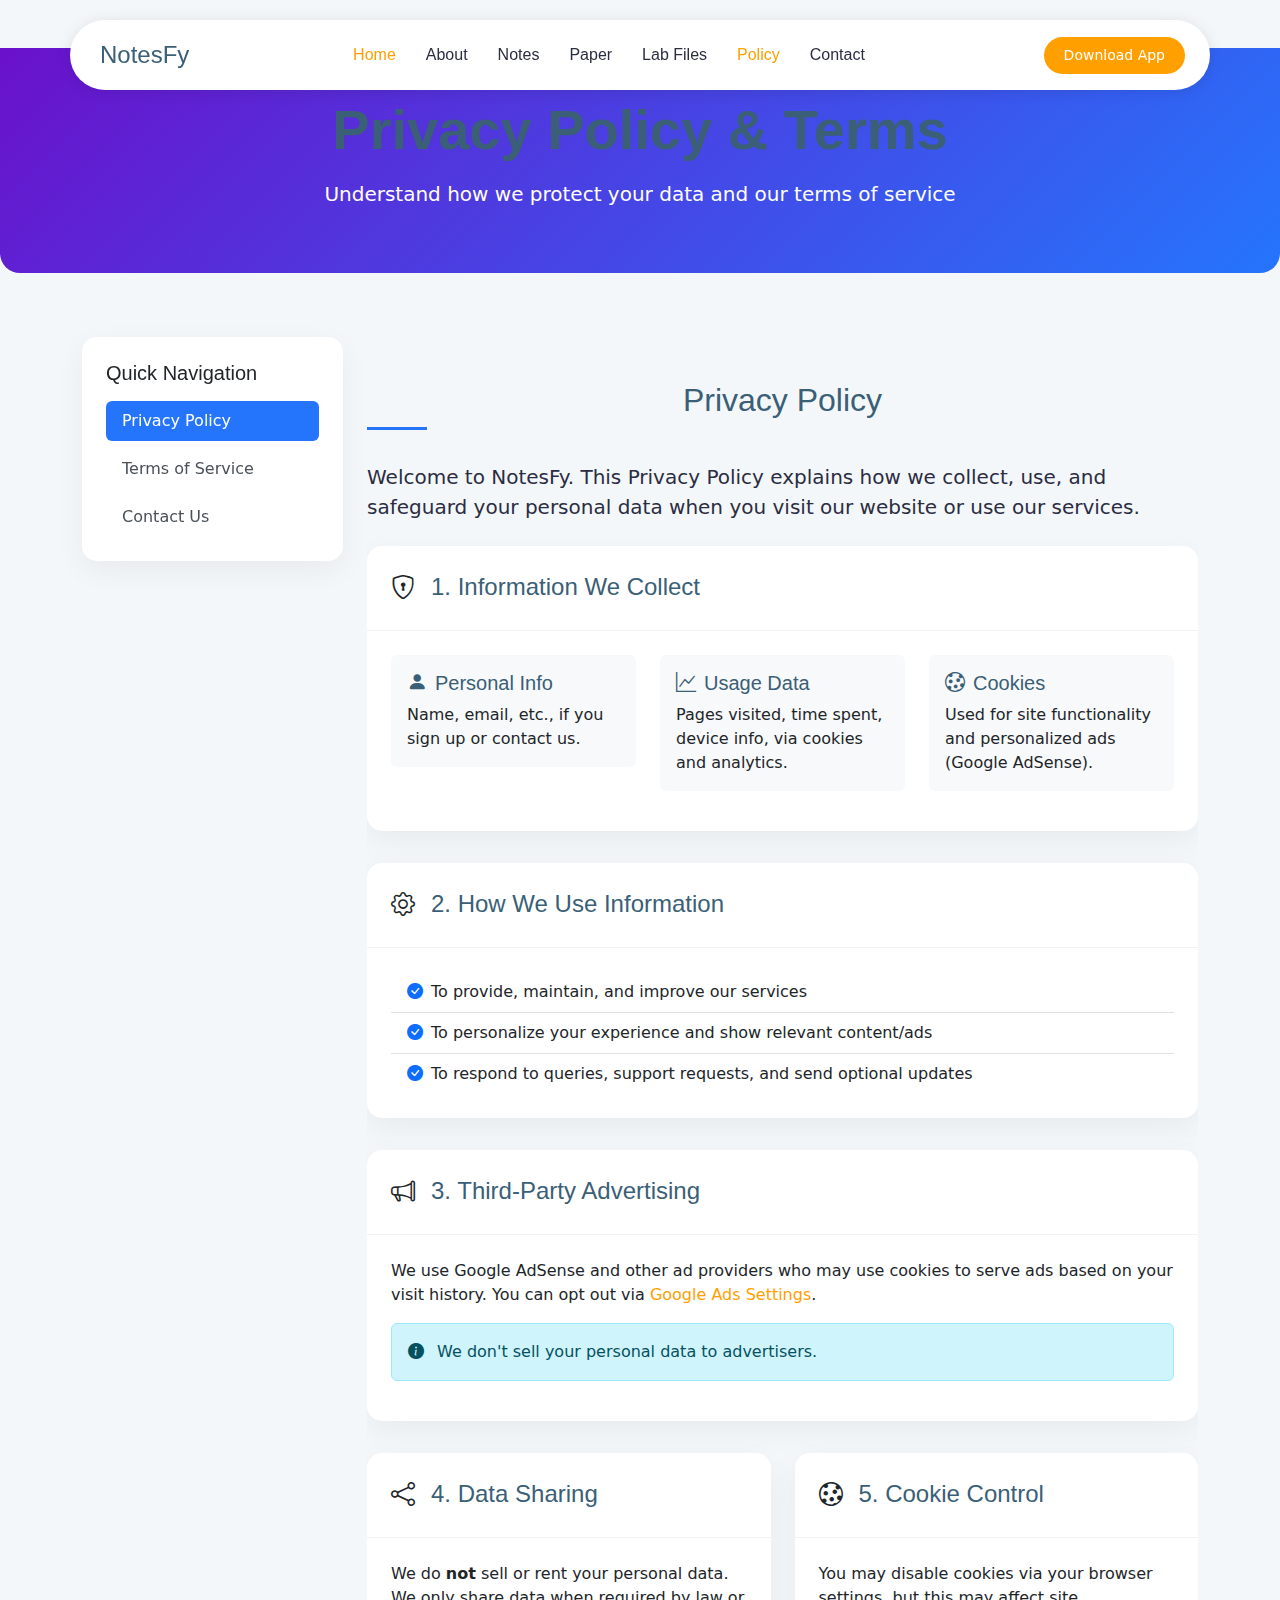
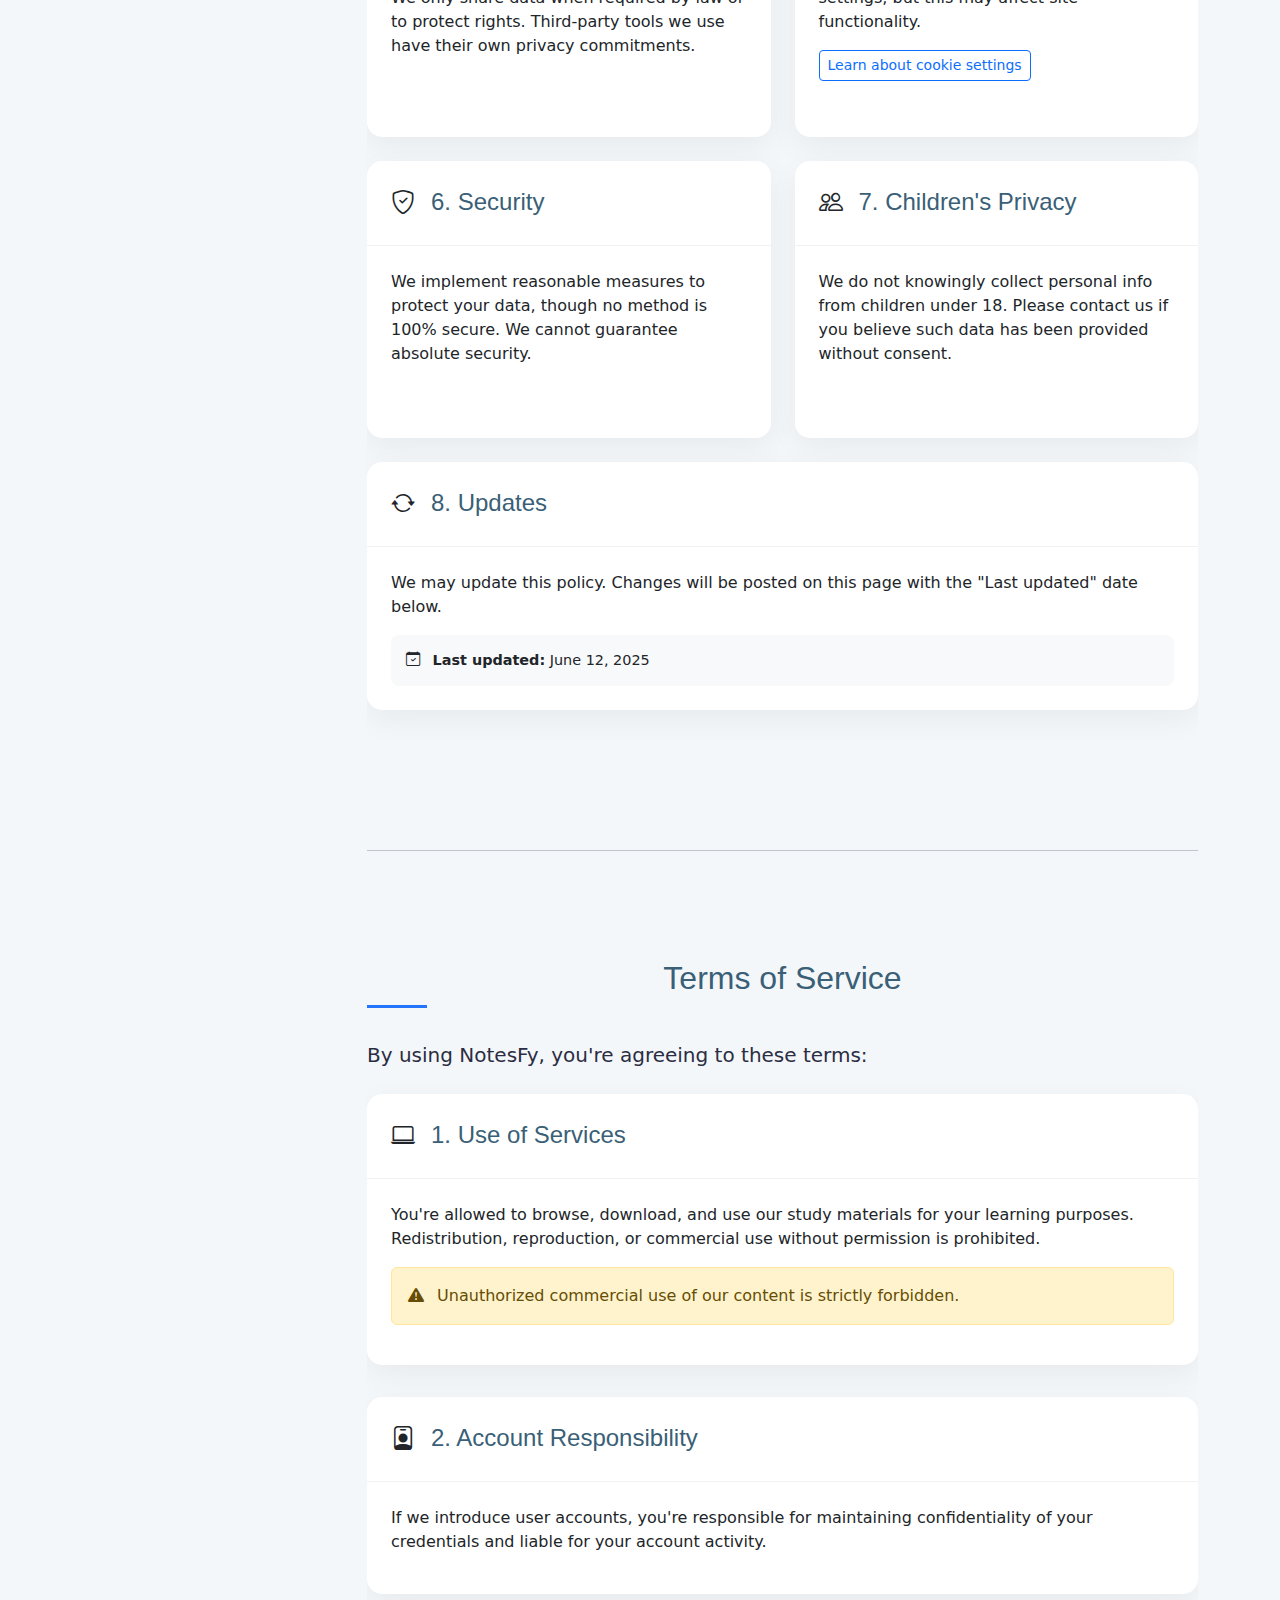
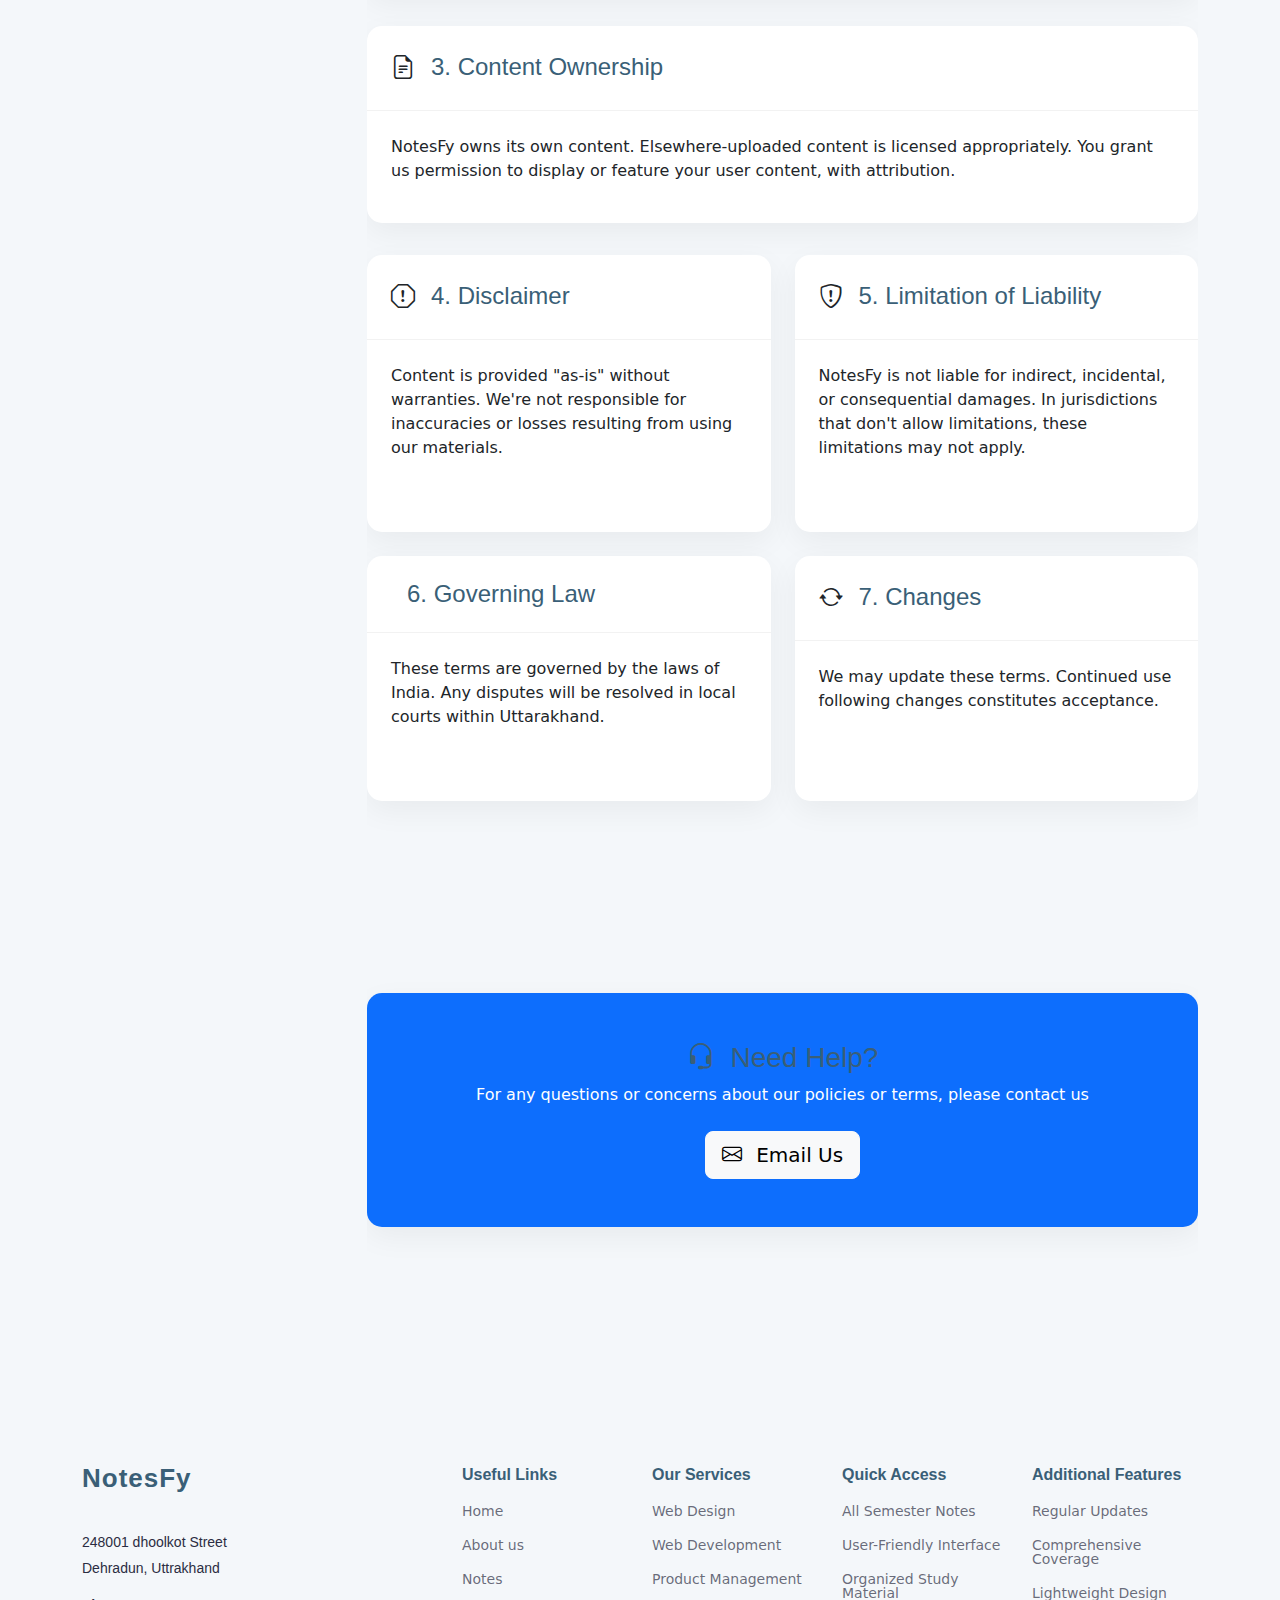
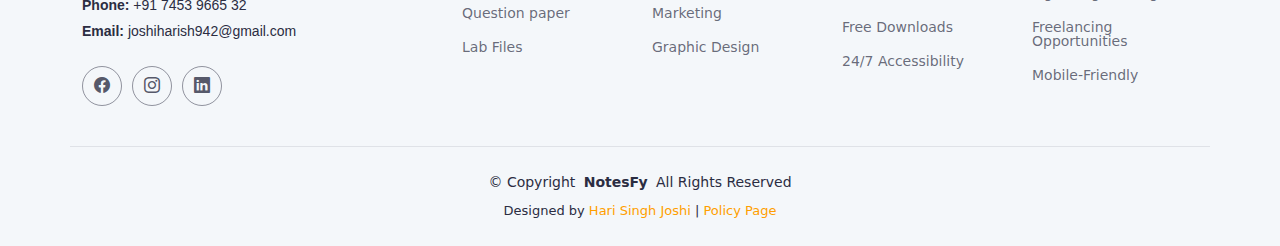
<file: policy.html>
<!DOCTYPE html>
<html lang="en">

<head>
    <meta charset="utf-8">
    <meta name="viewport" content="width=device-width, initial-scale=1">
    <title>NotesFy | Privacy Policy & Terms</title>
  
    <!-- SEO Meta Tags -->
    <meta name="description" content="NotesFy Privacy Policy and Terms of Service. Learn how we collect, use, protect your data, and outline site terms.">
    <meta name="keywords" content="NotesFy privacy policy, terms of service, notesfy terms, privacy, data protection">
    <meta name="author" content="NotesFy Team">
    <meta name="google-adsense-account" content="ca-pub-7913957132300666">
    <!-- Open Graph / Twitter -->
    <meta property="og:type" content="article">
    <meta property="og:url" content="https://notesfy.vercel.app/policy.html">
    <meta property="og:title" content="NotesFy – Privacy Policy & Terms">
    <meta property="og:description" content="Privacy policy and terms of service for NotesFy study materials website.">
    <meta property="og:image" content="https://notesfy.vercel.app/assets/img/favicon.jpg">
    <meta name="twitter:card" content="summary_large_image">
    <meta name="twitter:title" content="NotesFy – Privacy Policy & Terms">
    <meta name="twitter:description" content="Our privacy practices and site usage terms explained clearly.">
    <meta name="twitter:image" content="https://notesfy.vercel.app/assets/img/favicon.jpg">
  
    <meta name="robots" content="index, follow">
    <meta name="language" content="English">
    <meta name="distribution" content="global">
    <meta name="rating" content="general">
  
    <link href="assets/img/favicon.jpg" rel="icon">
    <link href="assets/img/favicon.jpg" rel="apple-touch-icon">
    <!-- Styles & Icons -->
    <link href="assets/vendor/bootstrap/css/bootstrap.min.css" rel="stylesheet">
    <link href="assets/vendor/bootstrap-icons/bootstrap-icons.css" rel="stylesheet">
    <link href="assets/css/main.css" rel="stylesheet">
    <style>
        .policy-header {
            background: linear-gradient(135deg, #6a11cb 0%, #2575fc 100%);
            color: white;
            padding: 3rem 0;
            margin-bottom: 3rem;
            border-radius: 0 0 20px 20px;
        }
        .policy-card {
            border: none;
            border-radius: 15px;
            box-shadow: 0 10px 30px rgba(0,0,0,0.05);
            margin-bottom: 2rem;
            transition: transform 0.3s ease;
        }
        .policy-card:hover {
            transform: translateY(-5px);
        }
        .policy-card .card-header {
            background-color: transparent;
            border-bottom: 1px solid rgba(0,0,0,0.05);
            font-weight: 600;
            padding: 1.5rem;
        }
        .policy-card .card-body {
            padding: 1.5rem;
        }
        .section-title {
            position: relative;
            margin-bottom: 2rem;
            padding-bottom: 10px;
        }
        .section-title:after {
            content: '';
            position: absolute;
            left: 0;
            bottom: 0;
            width: 60px;
            height: 3px;
            background: #2575fc;
        }
        .nav-pills .nav-link.active {
            background-color: #2575fc;
        }
        .nav-pills .nav-link {
            color: #495057;
            font-weight: 500;
        }
        .last-updated {
            background-color: #f8f9fa;
            padding: 15px;
            border-radius: 8px;
            font-size: 0.9rem;
        }
    </style>
</head>
<body class="index-page">

  <header id="header" class="header d-flex align-items-center fixed-top">
    <div class="header-container container-fluid container-xl position-relative d-flex align-items-center justify-content-between">

      <a href="index.html" class="logo d-flex align-items-center me-auto me-xl-0">
        <!-- Uncomment the line below if you also wish to use an image logo -->
        <!-- <img src="assets/img/logo.png" alt=""> -->
        <h1 class="sitename">NotesFy</h1>
      </a>

      <nav id="navmenu" class="navmenu">
        <ul>
          <li><a href="index.html#hero" class="active">Home</a></li>
          <li><a href="index.html#about">About</a></li>
          <li><a href="index.html#features">Notes</a></li>
          <li><a href="index.html#services">Paper</a></li>
          <li><a href="index.html#pricing">Lab Files</a></li>
          <li><a href="policy.html" class="active">Policy</a></li>
          <li><a href="index.html#contact">Contact</a></li>
        </ul>
        <i class="mobile-nav-toggle d-xl-none bi bi-list"></i>
      </nav>

      <a class="btn-getstarted" href="https://median.co/share/xkmmoj#apk">Download App</a>

    </div>
  </header>

  <main class="main">

    <section class="policy-header text-center mt-5 mb-5">
        <div class="container">
            <h1 class="display-4 fw-bold mb-3">Privacy Policy & Terms</h1>
            <p class="lead">Understand how we protect your data and our terms of service</p>
        </div>
    </section>

    <div class="container mb-5">
        <div class="row">
            <div class="col-lg-3 mb-4">
                <div class="sticky-top pt-3" style="top: 100px;">
                    <div class="card policy-card">
                        <div class="card-body">
                            <h5 class="card-title mb-3">Quick Navigation</h5>
                            <ul class="nav nav-pills flex-column">
                                <li class="nav-item mb-2">
                                    <a class="nav-link active" href="#privacy-policy">Privacy Policy</a>
                                </li>
                                <li class="nav-item mb-2">
                                    <a class="nav-link" href="#terms-of-service">Terms of Service</a>
                                </li>
                                <li class="nav-item">
                                    <a class="nav-link" href="#contact-section">Contact Us</a>
                                </li>
                            </ul>
                        </div>
                    </div>
                </div>
            </div>
            
            <div class="col-lg-9">
                <!-- Privacy Policy Section -->
                <section id="privacy-policy" class="mb-5">
                    <h2 class="section-title">Privacy Policy</h2>
                    <p class="lead mb-4">Welcome to NotesFy. This Privacy Policy explains how we collect, use, and safeguard your personal data when you visit our website or use our services.</p>
                    
                    <div class="card policy-card">
                        <div class="card-header d-flex align-items-center">
                            <i class="bi bi-shield-lock fs-4 me-3"></i>
                            <h4 class="mb-0">1. Information We Collect</h4>
                        </div>
                        <div class="card-body">
                            <div class="row">
                                <div class="col-md-4 mb-3">
                                    <div class="p-3 bg-light rounded">
                                        <h5><i class="bi bi-person-fill me-2"></i>Personal Info</h5>
                                        <p class="mb-0">Name, email, etc., if you sign up or contact us.</p>
                                    </div>
                                </div>
                                <div class="col-md-4 mb-3">
                                    <div class="p-3 bg-light rounded">
                                        <h5><i class="bi bi-graph-up me-2"></i>Usage Data</h5>
                                        <p class="mb-0">Pages visited, time spent, device info, via cookies and analytics.</p>
                                    </div>
                                </div>
                                <div class="col-md-4 mb-3">
                                    <div class="p-3 bg-light rounded">
                                        <h5><i class="bi bi-cookie me-2"></i>Cookies</h5>
                                        <p class="mb-0">Used for site functionality and personalized ads (Google AdSense).</p>
                                    </div>
                                </div>
                            </div>
                        </div>
                    </div>
                    
                    <div class="card policy-card">
                        <div class="card-header d-flex align-items-center">
                            <i class="bi bi-gear fs-4 me-3"></i>
                            <h4 class="mb-0">2. How We Use Information</h4>
                        </div>
                        <div class="card-body">
                            <ul class="list-group list-group-flush">
                                <li class="list-group-item d-flex align-items-center">
                                    <i class="bi bi-check-circle-fill text-primary me-2"></i>
                                    To provide, maintain, and improve our services
                                </li>
                                <li class="list-group-item d-flex align-items-center">
                                    <i class="bi bi-check-circle-fill text-primary me-2"></i>
                                    To personalize your experience and show relevant content/ads
                                </li>
                                <li class="list-group-item d-flex align-items-center">
                                    <i class="bi bi-check-circle-fill text-primary me-2"></i>
                                    To respond to queries, support requests, and send optional updates
                                </li>
                            </ul>
                        </div>
                    </div>
                    
                    <div class="card policy-card">
                        <div class="card-header d-flex align-items-center">
                            <i class="bi bi-megaphone fs-4 me-3"></i>
                            <h4 class="mb-0">3. Third-Party Advertising</h4>
                        </div>
                        <div class="card-body">
                            <p>We use Google AdSense and other ad providers who may use cookies to serve ads based on your visit history. You can opt out via <a href="https://adssettings.google.com" target="_blank" class="text-decoration-none">Google Ads Settings</a>.</p>
                            <div class="alert alert-info">
                                <i class="bi bi-info-circle-fill me-2"></i>
                                We don't sell your personal data to advertisers.
                            </div>
                        </div>
                    </div>
                    
                    <div class="row">
                        <div class="col-md-6 mb-4">
                            <div class="card policy-card h-100">
                                <div class="card-header d-flex align-items-center">
                                    <i class="bi bi-share fs-4 me-3"></i>
                                    <h4 class="mb-0">4. Data Sharing</h4>
                                </div>
                                <div class="card-body">
                                    <p>We do <strong>not</strong> sell or rent your personal data. We only share data when required by law or to protect rights. Third-party tools we use have their own privacy commitments.</p>
                                </div>
                            </div>
                        </div>
                        
                        <div class="col-md-6 mb-4">
                            <div class="card policy-card h-100">
                                <div class="card-header d-flex align-items-center">
                                    <i class="bi bi-cookie fs-4 me-3"></i>
                                    <h4 class="mb-0">5. Cookie Control</h4>
                                </div>
                                <div class="card-body">
                                    <p>You may disable cookies via your browser settings, but this may affect site functionality.</p>
                                    <a href="#" class="btn btn-sm btn-outline-primary">Learn about cookie settings</a>
                                </div>
                            </div>
                        </div>
                    </div>
                    
                    <div class="row">
                        <div class="col-md-6 mb-4">
                            <div class="card policy-card h-100">
                                <div class="card-header d-flex align-items-center">
                                    <i class="bi bi-shield-check fs-4 me-3"></i>
                                    <h4 class="mb-0">6. Security</h4>
                                </div>
                                <div class="card-body">
                                    <p>We implement reasonable measures to protect your data, though no method is 100% secure. We cannot guarantee absolute security.</p>
                                </div>
                            </div>
                        </div>
                        
                        <div class="col-md-6 mb-4">
                            <div class="card policy-card h-100">
                                <div class="card-header d-flex align-items-center">
                                    <i class="bi bi-people fs-4 me-3"></i>
                                    <h4 class="mb-0">7. Children's Privacy</h4>
                                </div>
                                <div class="card-body">
                                    <p>We do not knowingly collect personal info from children under 18. Please contact us if you believe such data has been provided without consent.</p>
                                </div>
                            </div>
                        </div>
                    </div>
                    
                    <div class="card policy-card">
                        <div class="card-header d-flex align-items-center">
                            <i class="bi bi-arrow-repeat fs-4 me-3"></i>
                            <h4 class="mb-0">8. Updates</h4>
                        </div>
                        <div class="card-body">
                            <p>We may update this policy. Changes will be posted on this page with the "Last updated" date below.</p>
                            <div class="last-updated">
                                <i class="bi bi-calendar-check me-2"></i>
                                <strong>Last updated:</strong> June 12, 2025
                            </div>
                        </div>
                    </div>
                </section>
                
                <hr class="my-5">
                
                <!-- Terms of Service Section -->
                <section id="terms-of-service" class="mb-5">
                    <h2 class="section-title">Terms of Service</h2>
                    <p class="lead mb-4">By using NotesFy, you're agreeing to these terms:</p>
                    
                    <div class="card policy-card">
                        <div class="card-header d-flex align-items-center">
                            <i class="bi bi-laptop fs-4 me-3"></i>
                            <h4 class="mb-0">1. Use of Services</h4>
                        </div>
                        <div class="card-body">
                            <p>You're allowed to browse, download, and use our study materials for your learning purposes. Redistribution, reproduction, or commercial use without permission is prohibited.</p>
                            <div class="alert alert-warning">
                                <i class="bi bi-exclamation-triangle-fill me-2"></i>
                                Unauthorized commercial use of our content is strictly forbidden.
                            </div>
                        </div>
                    </div>
                    
                    <div class="card policy-card">
                        <div class="card-header d-flex align-items-center">
                            <i class="bi bi-person-badge fs-4 me-3"></i>
                            <h4 class="mb-0">2. Account Responsibility</h4>
                        </div>
                        <div class="card-body">
                            <p>If we introduce user accounts, you're responsible for maintaining confidentiality of your credentials and liable for your account activity.</p>
                        </div>
                    </div>
                    
                    <div class="card policy-card">
                        <div class="card-header d-flex align-items-center">
                            <i class="bi bi-file-earmark-text fs-4 me-3"></i>
                            <h4 class="mb-0">3. Content Ownership</h4>
                        </div>
                        <div class="card-body">
                            <p>NotesFy owns its own content. Elsewhere-uploaded content is licensed appropriately. You grant us permission to display or feature your user content, with attribution.</p>
                        </div>
                    </div>
                    
                    <div class="row">
                        <div class="col-md-6 mb-4">
                            <div class="card policy-card h-100">
                                <div class="card-header d-flex align-items-center">
                                    <i class="bi bi-exclamation-octagon fs-4 me-3"></i>
                                    <h4 class="mb-0">4. Disclaimer</h4>
                                </div>
                                <div class="card-body">
                                    <p>Content is provided "as-is" without warranties. We're not responsible for inaccuracies or losses resulting from using our materials.</p>
                                </div>
                            </div>
                        </div>
                        
                        <div class="col-md-6 mb-4">
                            <div class="card policy-card h-100">
                                <div class="card-header d-flex align-items-center">
                                    <i class="bi bi-shield-exclamation fs-4 me-3"></i>
                                    <h4 class="mb-0">5. Limitation of Liability</h4>
                                </div>
                                <div class="card-body">
                                    <p>NotesFy is not liable for indirect, incidental, or consequential damages. In jurisdictions that don't allow limitations, these limitations may not apply.</p>
                                </div>
                            </div>
                        </div>
                    </div>
                    
                    <div class="row">
                        <div class="col-md-6 mb-4">
                            <div class="card policy-card h-100">
                                <div class="card-header d-flex align-items-center">
                                    <i class="bi bi-balance fs-4 me-3"></i>
                                    <h4 class="mb-0">6. Governing Law</h4>
                                </div>
                                <div class="card-body">
                                    <p>These terms are governed by the laws of India. Any disputes will be resolved in local courts within Uttarakhand.</p>
                                </div>
                            </div>
                        </div>
                        
                        <div class="col-md-6 mb-4">
                            <div class="card policy-card h-100">
                                <div class="card-header d-flex align-items-center">
                                    <i class="bi bi-arrow-repeat fs-4 me-3"></i>
                                    <h4 class="mb-0">7. Changes</h4>
                                </div>
                                <div class="card-body">
                                    <p>We may update these terms. Continued use following changes constitutes acceptance.</p>
                                </div>
                            </div>
                        </div>
                    </div>
                </section>
                
                <!-- Contact Section -->
                <section id="contact-section" class="mb-5">
                    <div class="card policy-card bg-primary text-white">
                        <div class="card-body text-center py-5">
                            <h3><i class="bi bi-headset me-2"></i> Need Help?</h3>
                            <p class="mb-4">For any questions or concerns about our policies or terms, please contact us</p>
                            <a href="mailto:joshiharish942@gmail.com" class="btn btn-light btn-lg">
                                <i class="bi bi-envelope me-2"></i> Email Us
                            </a>
                        </div>
                    </div>
                </section>
            </div>
        </div>
    </div>

  </main>

  <footer id="footer" class="footer">

    <div class="container footer-top">
      <div class="row gy-4">
        <div class="col-lg-4 col-md-6 footer-about">
          <a href="index.html" class="logo d-flex align-items-center">
            <span class="sitename">NotesFy</span>
          </a>
          <div class="footer-contact pt-3">
            <p>248001 dhoolkot Street</p>
            <p>Dehradun, Uttrakhand</p>
            <p class="mt-3"><strong>Phone:</strong> <span>+91 7453 9665 32</span></p>
            <p><strong>Email:</strong> <span>joshiharish942@gmail.com</span></p>
          </div>
          <div class="social-links d-flex mt-4">
            <a href=""><i class="bi bi-facebook"></i></a>
            <a href="https://www.instagram.com/harishjoshi44/?igsh=MTMxNW9od3lndzJsMA%3D%3D"><i class="bi bi-instagram"></i></a>
            <a href="https://www.linkedin.com/in/hari-singh-joshi-4499b326b/"><i class="bi bi-linkedin"></i></a>
          </div>
        </div>

        <div class="col-lg-2 col-md-3 footer-links">
          <h4>Useful Links</h4>
          <ul>
            <li><a href="#">Home</a></li>
            <li><a href="index.html#about">About us</a></li>
            <li><a href="index.html#features">Notes</a></li>
            <li><a href="index.html#services">Question paper</a></li>
            <li><a href="index.html#pricing">Lab Files</a></li>
          </ul>
        </div>

        <div class="col-lg-2 col-md-3 footer-links">
          <h4>Our Services</h4>
          <ul>
            <li><a href="#">Web Design</a></li>
            <li><a href="#">Web Development</a></li>
            <li><a href="#">Product Management</a></li>
            <li><a href="#">Marketing</a></li>
            <li><a href="#">Graphic Design</a></li>
          </ul>
        </div>

        <div class="col-lg-2 col-md-3 footer-links">
          <h4>Quick Access</h4>
          <ul>
            <li><a href="#">All Semester Notes</a></li>
            <li><a href="#">User-Friendly Interface</a></li>
            <li><a href="#">Organized Study Material</a></li>
            <li><a href="#">Free Downloads</a></li>
            <li><a href="#">24/7 Accessibility</a></li>
          </ul>
        </div>
        
        <div class="col-lg-2 col-md-3 footer-links">
          <h4>Additional Features</h4>
          <ul>
            <li><a href="#">Regular Updates</a></li>
            <li><a href="#">Comprehensive Coverage</a></li>
            <li><a href="#">Lightweight Design</a></li>
            <li><a href="#">Freelancing Opportunities</a></li>
            <li><a href="#">Mobile-Friendly</a></li>
          </ul>
        </div>
        

      </div>
    </div>

    <div class="container copyright text-center mt-4">
      <p>© <span>Copyright</span> <strong class="px-1 sitename">NotesFy</strong> <span>All Rights Reserved</span></p>
      <div class="credits">
      
        Designed by <a href="#">Hari Singh Joshi</a> | <a href="policy.html">Policy Page</a>
      </div>
    </div>

  </footer>


  <a href="#" id="scroll-top" class="scroll-top d-flex align-items-center justify-content-center"><i class="bi bi-arrow-up-short"></i></a>


  <script src="assets/vendor/bootstrap/js/bootstrap.bundle.min.js"></script>
  <script src="assets/vendor/aos/aos.js"></script>
  <script src="assets/vendor/glightbox/js/glightbox.min.js"></script>
  <script src="assets/vendor/swiper/swiper-bundle.min.js"></script>
  <script src="assets/vendor/purecounter/purecounter_vanilla.js"></script>

  
  <script src="assets/js/main.js"></script>

    <script async src="https://pagead2.googlesyndication.com/pagead/js/adsbygoogle.js?client=ca-pub-7913957132300666"
     crossorigin="anonymous"></script>

</body>

</html>
</file>
<file: assets/css/main.css>
/**
* Template Name: iLanding
* Template URL: https://bootstrapmade.com/ilanding-bootstrap-landing-page-template/
* Updated: Nov 12 2024 with Bootstrap v5.3.3
* Author: BootstrapMade.com
* License: https://bootstrapmade.com/license/
*/

/*--------------------------------------------------------------
# Font & Color Variables
# Help: https://bootstrapmade.com/color-system/
--------------------------------------------------------------*/
/* Fonts */
:root {
  --default-font: "Roboto",  system-ui, -apple-system, "Segoe UI", Roboto, "Helvetica Neue", Arial, "Noto Sans", "Liberation Sans", sans-serif, "Apple Color Emoji", "Segoe UI Emoji", "Segoe UI Symbol", "Noto Color Emoji";
  --heading-font: "Nunito",  sans-serif;
  --nav-font: "Inter",  sans-serif;
}

/* Global Colors - The following color variables are used throughout the website. Updating them here will change the color scheme of the entire website */
:root { 
  --background-color: #f4f7fa; /* Soft off-white with a hint of gray for the general background, making the content stand out */
  --default-color: #2b2d42; /* Charcoal gray for primary text, making it easy to read without being too harsh */
  --heading-color: #3a5f77; /* Muted teal for headings, offering a calm and professional vibe */
  --accent-color: #ff9f00; /* Vibrant amber for buttons, links, and call-to-action elements – eye-catching but not overwhelming */
  --surface-color: #ffffff; /* Clean white for content cards, modals, or boxed sections */
  --contrast-color: #ffffff; /* White text on darker or accent-colored backgrounds to improve readability */
}

/* Nav Menu Colors - The navigation menu is modern with a clear contrast between active and non-active elements */
:root {
  --nav-color: #2b2d42;  /* Dark gray for nav links, offering contrast against the light background */
  --nav-hover-color: #ff9f00; /* Amber hover effect for the nav links, matching the brand's accent */
  --nav-mobile-background-color: #ffffff; /* White background for mobile navigation, giving a clean and crisp look */
  --nav-dropdown-background-color: #f4f7fa; /* Light gray background for dropdowns, offering a subtle but noticeable contrast */
  --nav-dropdown-color: #2b2d42; /* Dark gray text for dropdown links for easy readability */
  --nav-dropdown-hover-color: #ff9f00; /* Amber hover effect for dropdown items, maintaining consistency with the accent color */
}

/* Color Presets - These allow for flexible and attractive section backgrounds */
.light-background {
  --background-color: #eff6f9; /* Light blue-gray background, soft and refreshing for the light theme */
  --surface-color: #ffffff; /* White surface for content containers to stand out from the background */
}

.dark-background {
  --background-color: #ff9f00; /* Muted teal background for dark sections, providing a professional, focused atmosphere */
  --default-color: #ffffff; /* White text in dark sections for readability */
  --heading-color: #ff9f00; /* Amber for headings in dark mode to create a dynamic contrast */
  --surface-color: #1e3a45; /* Dark slate blue surface for dark mode containers, ensuring legibility and comfort */
  --contrast-color: #ffffff; /* White text for contrast against the dark background */
}

/* Smooth scroll */
:root {
  scroll-behavior: smooth;
}

/*--------------------------------------------------------------
# General Styling & Shared Classes
--------------------------------------------------------------*/
body {
  color: var(--default-color);
  background-color: var(--background-color);
  font-family: var(--default-font);
}

a {
  color: var(--accent-color);
  text-decoration: none;
  transition: 0.3s;
}

a:hover {
  color: color-mix(in srgb, var(--accent-color), transparent 25%);
  text-decoration: none;
}

h1,
h2,
h3,
h4,
h5,
h6 {
  color: var(--heading-color);
  font-family: var(--heading-font);
}

/* PHP Email Form Messages
------------------------------*/
.php-email-form .error-message {
  display: none;
  background: #df1529;
  color: #ffffff;
  text-align: left;
  padding: 15px;
  margin-bottom: 24px;
  font-weight: 600;
}

.php-email-form .sent-message {
  display: none;
  color: #ffffff;
  background: #059652;
  text-align: center;
  padding: 15px;
  margin-bottom: 24px;
  font-weight: 600;
}

.php-email-form .loading {
  display: none;
  background: var(--surface-color);
  text-align: center;
  padding: 15px;
  margin-bottom: 24px;
}

.php-email-form .loading:before {
  content: "";
  display: inline-block;
  border-radius: 50%;
  width: 24px;
  height: 24px;
  margin: 0 10px -6px 0;
  border: 3px solid var(--accent-color);
  border-top-color: var(--surface-color);
  animation: php-email-form-loading 1s linear infinite;
}

@keyframes php-email-form-loading {
  0% {
    transform: rotate(0deg);
  }

  100% {
    transform: rotate(360deg);
  }
}

/*--------------------------------------------------------------
# Global Header
--------------------------------------------------------------*/
.header {
  --background-color: rgba(255, 255, 255, 0);
  color: var(--default-color);
  background-color: var(--background-color);
  padding: 20px 0;
  transition: all 0.5s;
  z-index: 997;
}

.header .header-container {
  background: var(--surface-color);
  border-radius: 50px;
  padding: 5px 25px;
  box-shadow: 0px 2px 15px rgba(0, 0, 0, 0.1);
}

.scrolled .header .header-container {
  background: color-mix(in srgb, var(--surface-color), transparent 5%);
}

.header .logo {
  line-height: 1;
  padding-left: 5px;
}

.header .logo img {
  max-height: 36px;
  margin-right: 8px;
}

.header .logo h1 {
  font-size: 24px;
  margin: 0;
  font-weight: 500;
  color: var(--heading-color);
}

.header .btn-getstarted,
.header .btn-getstarted:focus {
  color: var(--contrast-color);
  background: var(--accent-color);
  font-size: 14px;
  padding: 8px 20px;
  margin: 0 0 0 30px;
  border-radius: 50px;
  transition: 0.3s;
}

.header .btn-getstarted:hover,
.header .btn-getstarted:focus:hover {
  color: var(--contrast-color);
  background: color-mix(in srgb, var(--accent-color), transparent 15%);
}

@media (max-width: 1200px) {
  .header {
    padding-top: 10px;
  }

  .header .header-container {
    margin-left: 10px;
    margin-right: 10px;
    padding: 10px 5px 10px 15px;
  }

  .header .logo {
    order: 1;
  }

  .header .btn-getstarted {
    order: 2;
    margin: 0 10px 0 0;
    padding: 6px 15px;
  }

  .header .navmenu {
    order: 3;
  }
}

/*--------------------------------------------------------------
# Navigation Menu
--------------------------------------------------------------*/
/* Navmenu - Desktop */
@media (min-width: 1200px) {
  .navmenu {
    padding: 0;
  }

  .navmenu ul {
    margin: 0;
    padding: 0;
    display: flex;
    list-style: none;
    align-items: center;
  }

  .navmenu li {
    position: relative;
  }

  .navmenu a,
  .navmenu a:focus {
    color: var(--nav-color);
    padding: 18px 15px;
    font-size: 16px;
    font-family: var(--nav-font);
    font-weight: 400;
    display: flex;
    align-items: center;
    justify-content: space-between;
    white-space: nowrap;
    transition: 0.3s;
  }

  .navmenu a i,
  .navmenu a:focus i {
    font-size: 12px;
    line-height: 0;
    margin-left: 5px;
    transition: 0.3s;
  }

  .navmenu li:last-child a {
    padding-right: 0;
  }

  .navmenu li:hover>a,
  .navmenu .active,
  .navmenu .active:focus {
    color: var(--nav-hover-color);
  }

  .navmenu .dropdown ul {
    margin: 0;
    padding: 10px 0;
    background: var(--nav-dropdown-background-color);
    display: block;
    position: absolute;
    visibility: hidden;
    left: 14px;
    top: 130%;
    opacity: 0;
    transition: 0.3s;
    border-radius: 4px;
    z-index: 99;
    box-shadow: 0px 0px 30px rgba(0, 0, 0, 0.1);
  }

  .navmenu .dropdown ul li {
    min-width: 200px;
  }

  .navmenu .dropdown ul a {
    padding: 10px 20px;
    font-size: 15px;
    text-transform: none;
    color: var(--nav-dropdown-color);
  }

  .navmenu .dropdown ul a i {
    font-size: 12px;
  }

  .navmenu .dropdown ul a:hover,
  .navmenu .dropdown ul .active:hover,
  .navmenu .dropdown ul li:hover>a {
    color: var(--nav-dropdown-hover-color);
  }

  .navmenu .dropdown:hover>ul {
    opacity: 1;
    top: 100%;
    visibility: visible;
  }

  .navmenu .dropdown .dropdown ul {
    top: 0;
    left: -90%;
    visibility: hidden;
  }

  .navmenu .dropdown .dropdown:hover>ul {
    opacity: 1;
    top: 0;
    left: -100%;
    visibility: visible;
  }
}

/* Navmenu - Mobile */
@media (max-width: 1199px) {
  .mobile-nav-toggle {
    color: var(--nav-color);
    font-size: 28px;
    line-height: 0;
    margin-right: 10px;
    cursor: pointer;
    transition: color 0.3s;
  }

  .navmenu {
    padding: 0;
    z-index: 9997;
  }

  .navmenu ul {
    display: none;
    list-style: none;
    position: absolute;
    inset: 60px 20px 20px 20px;
    padding: 10px 0;
    margin: 0;
    border-radius: 6px;
    background-color: var(--nav-mobile-background-color);
    overflow-y: auto;
    transition: 0.3s;
    z-index: 9998;
    box-shadow: 0px 0px 30px rgba(0, 0, 0, 0.1);
  }

  .navmenu a,
  .navmenu a:focus {
    color: var(--nav-dropdown-color);
    padding: 10px 20px;
    font-family: var(--nav-font);
    font-size: 17px;
    font-weight: 500;
    display: flex;
    align-items: center;
    justify-content: space-between;
    white-space: nowrap;
    transition: 0.3s;
  }

  .navmenu a i,
  .navmenu a:focus i {
    font-size: 12px;
    line-height: 0;
    margin-left: 5px;
    width: 30px;
    height: 30px;
    display: flex;
    align-items: center;
    justify-content: center;
    border-radius: 50%;
    transition: 0.3s;
    background-color: color-mix(in srgb, var(--accent-color), transparent 90%);
  }

  .navmenu a i:hover,
  .navmenu a:focus i:hover {
    background-color: var(--accent-color);
    color: var(--contrast-color);
  }

  .navmenu a:hover,
  .navmenu .active,
  .navmenu .active:focus {
    color: var(--nav-dropdown-hover-color);
  }

  .navmenu .active i,
  .navmenu .active:focus i {
    background-color: var(--accent-color);
    color: var(--contrast-color);
    transform: rotate(180deg);
  }

  .navmenu .dropdown ul {
    position: static;
    display: none;
    z-index: 99;
    padding: 10px 0;
    margin: 10px 20px;
    background-color: var(--nav-dropdown-background-color);
    border: 1px solid color-mix(in srgb, var(--default-color), transparent 90%);
    box-shadow: none;
    transition: all 0.5s ease-in-out;
  }

  .navmenu .dropdown ul ul {
    background-color: rgba(33, 37, 41, 0.1);
  }

  .navmenu .dropdown>.dropdown-active {
    display: block;
    background-color: rgba(33, 37, 41, 0.03);
  }

  .mobile-nav-active {
    overflow: hidden;
  }

  .mobile-nav-active .mobile-nav-toggle {
    color: #fff;
    position: absolute;
    font-size: 32px;
    top: 15px;
    right: 15px;
    margin-right: 0;
    z-index: 9999;
  }

  .mobile-nav-active .navmenu {
    position: fixed;
    overflow: hidden;
    inset: 0;
    background: rgba(33, 37, 41, 0.8);
    transition: 0.3s;
  }

  .mobile-nav-active .navmenu>ul {
    display: block;
  }
}

/*--------------------------------------------------------------
# Global Footer
--------------------------------------------------------------*/
.footer {
  color: var(--default-color);
  background-color: var(--background-color);
  font-size: 14px;
  position: relative;
}

.footer .footer-top {
  padding-top: 50px;
}

.footer .footer-about .logo {
  line-height: 1;
  margin-bottom: 25px;
}

.footer .footer-about .logo img {
  max-height: 40px;
  margin-right: 6px;
}

.footer .footer-about .logo span {
  color: var(--heading-color);
  font-family: var(--heading-font);
  font-size: 26px;
  font-weight: 700;
  letter-spacing: 1px;
}

.footer .footer-about p {
  font-size: 14px;
  font-family: var(--heading-font);
}

.footer .social-links a {
  display: flex;
  align-items: center;
  justify-content: center;
  width: 40px;
  height: 40px;
  border-radius: 50%;
  border: 1px solid color-mix(in srgb, var(--default-color), transparent 50%);
  font-size: 16px;
  color: color-mix(in srgb, var(--default-color), transparent 20%);
  margin-right: 10px;
  transition: 0.3s;
}

.footer .social-links a:hover {
  color: var(--accent-color);
  border-color: var(--accent-color);
}

.footer h4 {
  font-size: 16px;
  font-weight: bold;
  position: relative;
  padding-bottom: 12px;
}

.footer .footer-links {
  margin-bottom: 30px;
}

.footer .footer-links ul {
  list-style: none;
  padding: 0;
  margin: 0;
}

.footer .footer-links ul i {
  padding-right: 2px;
  font-size: 12px;
  line-height: 0;
}

.footer .footer-links ul li {
  padding: 10px 0;
  display: flex;
  align-items: center;
}

.footer .footer-links ul li:first-child {
  padding-top: 0;
}

.footer .footer-links ul a {
  color: color-mix(in srgb, var(--default-color), transparent 30%);
  display: inline-block;
  line-height: 1;
}

.footer .footer-links ul a:hover {
  color: var(--accent-color);
}

.footer .footer-contact p {
  margin-bottom: 5px;
}

.footer .copyright {
  padding: 25px 0;
  border-top: 1px solid color-mix(in srgb, var(--default-color), transparent 90%);
}

.footer .copyright p {
  margin-bottom: 0;
}

.footer .credits {
  margin-top: 8px;
  font-size: 13px;
}

/*--------------------------------------------------------------
# Scroll Top Button
--------------------------------------------------------------*/
.scroll-top {
  position: fixed;
  visibility: hidden;
  opacity: 0;
  right: 15px;
  bottom: -15px;
  z-index: 99999;
  background-color: var(--accent-color);
  width: 44px;
  height: 44px;
  border-radius: 50px;
  transition: all 0.4s;
}

.scroll-top i {
  font-size: 24px;
  color: var(--contrast-color);
  line-height: 0;
}

.scroll-top:hover {
  background-color: color-mix(in srgb, var(--accent-color), transparent 20%);
  color: var(--contrast-color);
}

.scroll-top.active {
  visibility: visible;
  opacity: 1;
  bottom: 15px;
}

/*--------------------------------------------------------------
# Disable aos animation delay on mobile devices
--------------------------------------------------------------*/
@media screen and (max-width: 768px) {
  [data-aos-delay] {
    transition-delay: 0 !important;
  }
}

/*--------------------------------------------------------------
# Global Page Titles & Breadcrumbs
--------------------------------------------------------------*/
.page-title {
  color: var(--default-color);
  background-color: var(--background-color);
  padding: 170px 0 80px 0;
  text-align: center;
  position: relative;
}

.page-title h1 {
  font-size: 42px;
  font-weight: 700;
  margin-bottom: 10px;
}

.page-title .breadcrumbs ol {
  display: flex;
  flex-wrap: wrap;
  list-style: none;
  justify-content: center;
  padding: 0;
  margin: 0;
  font-size: 16px;
  font-weight: 400;
}

.page-title .breadcrumbs ol li+li {
  padding-left: 10px;
}

.page-title .breadcrumbs ol li+li::before {
  content: "/";
  display: inline-block;
  padding-right: 10px;
  color: color-mix(in srgb, var(--default-color), transparent 70%);
}

/*--------------------------------------------------------------
# Global Sections
--------------------------------------------------------------*/
section,
.section {
  color: var(--default-color);
  background-color: var(--background-color);
  padding: 60px 0;
  scroll-margin-top: 90px;
  overflow: clip;
}

@media (max-width: 1199px) {

  section,
  .section {
    scroll-margin-top: 66px;
  }
}

/*--------------------------------------------------------------
# Global Section Titles
--------------------------------------------------------------*/
.section-title {
  text-align: center;
  padding-bottom: 60px;
  position: relative;
}

.section-title h2 {
  font-size: 32px;
  font-weight: 700;
  margin-bottom: 20px;
  padding-bottom: 20px;
  position: relative;
}

.section-title h2:after {
  content: "";
  position: absolute;
  display: block;
  width: 50px;
  height: 3px;
  background: var(--accent-color);
  left: 0;
  right: 0;
  bottom: 0;
  margin: auto;
}

.section-title p {
  margin-bottom: 0;
}

/*--------------------------------------------------------------
# Hero Section
--------------------------------------------------------------*/
.hero {
  position: relative;
  padding-top: 160px;
  background: linear-gradient(135deg, color-mix(in srgb, var(--accent-color), transparent 95%) 50%, color-mix(in srgb, var(--accent-color), transparent 98%) 25%, transparent 50%);
}

.hero::before {
  content: "";
  position: absolute;
  top: 0;
  left: 0;
  width: 100%;
  height: 100%;
  background: radial-gradient(circle at 90% 10%, color-mix(in srgb, var(--accent-color), transparent 92%), transparent 40%);
  pointer-events: none;
}

.hero .hero-content {
  position: relative;
  z-index: 1;
}

.hero .hero-content h1 {
  font-size: 3.5rem;
  font-weight: 700;
  line-height: 1.2;
  margin-bottom: 1.5rem;
}

.hero .hero-content h1 .accent-text {
  color: var(--accent-color);
}

@media (max-width: 992px) {
  .hero .hero-content {
    text-align: center;
    margin-bottom: 3rem;
  }

  .hero .hero-content h1 {
    font-size: 2.5rem;
  }

  .hero .hero-content .hero-buttons {
    justify-content: center;
  }
}

@media (max-width: 575px) {
  .hero .hero-content h1 {
    font-size: 2rem;
  }
}

.hero .company-badge {
  display: inline-flex;
  align-items: center;
  padding: 0.5rem 1rem;
  background-color: color-mix(in srgb, var(--accent-color), transparent 92%);
  border-radius: 50px;
  color: var(--accent-color);
  font-weight: 500;
}

.hero .company-badge i {
  font-size: 1.25rem;
}

.hero .btn-primary {
  background-color: var(--accent-color);
  border-color: var(--accent-color);
  color: var(--contrast-color);
  padding: 0.75rem 2.5rem;
  border-radius: 50px;
  font-weight: 500;
  transition: all 0.3s ease;
}

.hero .btn-primary:hover {
  background-color: color-mix(in srgb, var(--accent-color), black 20%);
  border-color: color-mix(in srgb, var(--accent-color), black 20%);
}

.hero .btn-link {
  color: var(--heading-color);
  text-decoration: none;
  font-weight: 500;
  transition: all 0.3s ease;
}

.hero .btn-link:hover {
  color: var(--accent-color);
}

.hero .btn-link i {
  font-size: 1.5rem;
  vertical-align: middle;
}

.hero .hero-image {
  position: relative;
  text-align: center;
  z-index: 1;
}

.hero .hero-image img {
  max-width: 100%;
  height: auto;
}

.hero .customers-badge {
  position: absolute;
  bottom: 10px;
  right: 30px;
  background-color: var(--surface-color);
  padding: 1rem;
  border-radius: 10px;
  box-shadow: 0 5px 20px rgba(0, 0, 0, 0.1);
  max-width: 300px;
  animation: float-badge 3s ease-in-out infinite;
  will-change: transform;
}

.hero .customers-badge .customer-avatars {
  display: flex;
  align-items: center;
  margin-bottom: 0.5rem;
}

.hero .customers-badge .avatar {
  width: 35px;
  height: 35px;
  border-radius: 50%;
  border: 2px solid var(--surface-color);
  margin-left: -8px;
}

.hero .customers-badge .avatar:first-child {
  margin-left: 0;
}

.hero .customers-badge .avatar.more {
  background-color: var(--accent-color);
  color: var(--contrast-color);
  display: flex;
  align-items: center;
  justify-content: center;
  font-size: 0.75rem;
  font-weight: 600;
}

.hero .customers-badge p {
  font-size: 0.875rem;
  color: color-mix(in srgb, var(--default-color), transparent 40%);
}

@media (max-width: 992px) {
  .hero .customers-badge {
    position: static;
    margin: 1rem auto;
    max-width: 250px;
  }
}

.hero .stats-row {
  position: relative;
  z-index: 1;
  margin-top: 5rem;
  background-color: var(--surface-color);
  border-radius: 20px;
  box-shadow: 0 5px 15px rgba(0, 0, 0, 0.05);
  padding-bottom: 2rem;
}

.hero .stat-item {
  display: flex;
  align-items: center;
  gap: 1rem;
  padding: 2rem;
}

.hero .stat-item .stat-icon {
  flex-shrink: 0;
  width: 64px;
  height: 64px;
  display: flex;
  align-items: center;
  justify-content: center;
  background-color: color-mix(in srgb, var(--accent-color), transparent 92%);
  border-radius: 50px;
  transition: 0.3s;
}

.hero .stat-item .stat-icon i {
  font-size: 1.5rem;
  color: var(--accent-color);
}

.hero .stat-item:hover .stat-icon {
  background-color: var(--accent-color);
}

.hero .stat-item:hover .stat-icon i {
  color: var(--contrast-color);
}

.hero .stat-item .stat-content {
  flex-grow: 1;
}

.hero .stat-item .stat-content h4 {
  font-size: 1.25rem;
  margin-bottom: 0.25rem;
  font-weight: 600;
}

.hero .stat-item .stat-content p {
  font-size: 0.875rem;
  color: color-mix(in srgb, var(--default-color), transparent 40%);
  margin: 0;
}

@media (max-width: 575px) {
  .hero .stat-item {
    padding: 1.5rem;
  }
}

@keyframes float-badge {
  0% {
    transform: translateY(0);
  }

  50% {
    transform: translateY(-10px);
  }

  100% {
    transform: translateY(0);
  }
}

/*--------------------------------------------------------------
# About Section
--------------------------------------------------------------*/
.about .about-meta {
  color: var(--accent-color);
  font-weight: 600;
  margin-bottom: 1rem;
  display: inline-block;
}

.about .about-title {
  font-size: 1.75rem;
  margin-bottom: 1rem;
  line-height: 1.2;
  font-weight: 700;
}

@media (max-width: 992px) {
  .about .about-title {
    font-size: 2rem;
  }
}

.about .about-description {
  margin-bottom: 2rem;
  color: color-mix(in srgb, var(--default-color), transparent 20%);
}

.about .feature-list-wrapper {
  margin-bottom: 2rem;
}

.about .feature-list {
  list-style: none;
  padding: 0;
  margin: 0;
}

.about .feature-list li {
  display: flex;
  align-items: center;
  gap: 0.75rem;
  margin-bottom: 1rem;
  font-size: 1rem;
}

.about .feature-list li i {
  color: var(--accent-color);
  font-size: 1.25rem;
}

.about .profile .profile-image {
  width: 60px;
  height: 60px;
  border-radius: 50%;
  object-fit: cover;
}

.about .profile .profile-name {
  font-size: 1.125rem;
  margin: 0;
}

.about .profile .profile-position {
  color: var(--accent-color);
  margin: 0;
  font-size: 0.875rem;
}

.about .contact-info {
  padding: 1rem 1.5rem;
  background-color: var(--surface-color);
  border-radius: 0.5rem;
  box-shadow: 0 0 15px rgba(0, 0, 0, 0.06);
}

.about .contact-info i {
  color: var(--accent-color);
  font-size: 1.5rem;
}

.about .contact-info .contact-label {
  color: color-mix(in srgb, var(--default-color), transparent 30%);
  font-size: 0.875rem;
  margin: 0;
}

.about .contact-info .contact-number {
  font-weight: 600;
  margin: 0;
}

.about .image-wrapper {
  position: relative;
}

@media (max-width: 992px) {
  .about .image-wrapper {
    padding-left: 0;
    margin-top: 3rem;
    display: flex;
    flex-direction: column;
    gap: 2rem;
  }
}

@media (max-width: 992px) {
  .about .image-wrapper .images {
    display: flex;
    flex-direction: column;
    gap: 1.5rem;
  }
}

@media (max-width: 992px) {
  .about .image-wrapper .main-image {
    margin-left: 0;
  }
}

.about .image-wrapper .small-image {
  position: absolute;
  top: 20%;
  left: -10%;
  width: 45%;
  border: 8px solid var(--surface-color);
}

@media (max-width: 992px) {
  .about .image-wrapper .small-image {
    position: static;
    width: 100%;
    margin: 0 auto;
    border: 0;
  }
}

.about .image-wrapper .experience-badge {
  position: absolute;
  bottom: 5%;
  right: 5%;
  background-color: var(--accent-color);
  color: var(--contrast-color);
  padding: 1.5rem;
  border-radius: 0.5rem;
  text-align: center;
  min-width: 200px;
  animation: experience-float 3s ease-in-out infinite;
}

@media (max-width: 992px) {
  .about .image-wrapper .experience-badge {
    position: static;
    width: fit-content;
    margin: 0 auto;
  }
}

.about .image-wrapper .experience-badge h3 {
  color: var(--contrast-color);
  font-size: 2.5rem;
  margin: 0;
  line-height: 0.5;
}

.about .image-wrapper .experience-badge h3 span {
  font-size: 1rem;
  display: inline-block;
  margin-left: 0.25rem;
}

.about .image-wrapper .experience-badge p {
  margin: 0.5rem 0 0;
  font-size: 0.875rem;
}

@keyframes experience-float {
  0% {
    transform: translateY(0);
  }

  50% {
    transform: translateY(-10px);
  }

  100% {
    transform: translateY(0);
  }
}

/*--------------------------------------------------------------
# Features Section
--------------------------------------------------------------*/
.features .nav-tabs {
  border: 0;
  background-color: color-mix(in srgb, var(--default-color), transparent 96%);
  display: inline-flex;
  align-items: center;
  justify-content: center;
  border-radius: 50px;
  padding: 6px;
  width: auto;
}

.features .nav-item {
  margin: 0;
  padding: 0 5px 0 0;
}

.features .nav-item:last-child {
  padding-right: 0;
}

.features .nav-link {
  background-color: none;
  color: var(--heading-color);
  padding: 10px 30px;
  transition: 0.3s;
  border-radius: 50px;
  display: flex;
  align-items: center;
  justify-content: center;
  cursor: pointer;
  height: 100%;
  border: 0;
  margin: 0;
}

@media (max-width: 468px) {
  .features .nav-link {
    padding: 8px 20px;
  }
}

.features .nav-link i {
  padding-right: 15px;
  font-size: 48px;
}

.features .nav-link h4 {
  font-size: 14px;
  font-weight: 500;
  margin: 0;
}

.features .nav-link:hover {
  border-color: color-mix(in srgb, var(--default-color), transparent 80%);
}

.features .nav-link:hover h4 {
  color: var(--accent-color);
}

.features .nav-link.active {
  background-color: var(--accent-color);
  border-color: var(--accent-color);
}

.features .nav-link.active h4 {
  color: var(--contrast-color);
}

.features .tab-content {
  margin-top: 30px;
}

.features .tab-pane h3 {
  color: var(--heading-color);
  font-weight: 700;
  font-size: 32px;
  position: relative;
  margin-bottom: 20px;
  padding-bottom: 20px;
}

.features .tab-pane h3:after {
  content: "";
  position: absolute;
  display: block;
  width: 60px;
  height: 3px;
  background: var(--accent-color);
  left: 0;
  bottom: 0;
}

.features .tab-pane ul {
  list-style: none;
  padding: 0;
}

.features .tab-pane ul li {
  padding-top: 10px;
}

.features .tab-pane ul i {
  font-size: 20px;
  padding-right: 4px;
  color: var(--accent-color);
}

.features .tab-pane p:last-child {
  margin-bottom: 0;
}

/*--------------------------------------------------------------
# Features Cards Section
--------------------------------------------------------------*/
.features-cards {
  --default-color: #555;
  --heading-color: #333;
}

.features-cards .feature-box {
  height: 100%;
  padding: 40px 30px;
  border-radius: 10px;
}

.features-cards .feature-box i {
  font-size: 44px;
  display: inline-block;
  line-height: 0;
  color: var(--accent-color);
  margin-bottom: 20px;
}

.features-cards .feature-box h4 {
  font-size: 20px;
  font-weight: 700;
  margin: 0 0 10px 0;
}

.features-cards .feature-box p {
  font-size: 15px;
  margin-bottom: 0;
}

.features-cards .feature-box.orange {
  background-color: #fff3e2;
}

.features-cards .feature-box.orange i {
  color: #edb86e;
}

.features-cards .feature-box.blue {
  background-color: #deedfd;
}

.features-cards .feature-box.blue i {
  color: #20a5f8;
}

.features-cards .feature-box.green {
  background-color: #d5f1e4;
}

.features-cards .feature-box.green i {
  color: #48c88a;
}

.features-cards .feature-box.red {
  background-color: #fdeded;
}

.features-cards .feature-box.red i {
  color: #f28484;
}

/*--------------------------------------------------------------
# Features 2 Section
--------------------------------------------------------------*/
.features-2 .feature-item .feature-icon {
  width: 60px;
  height: 60px;
  display: flex;
  align-items: center;
  justify-content: center;
  border-radius: 50%;
  background-color: color-mix(in srgb, var(--accent-color), transparent 92%);
}

.features-2 .feature-item .feature-icon i {
  font-size: 24px;
  color: var(--accent-color);
}

.features-2 .feature-item .feature-content h3 {
  font-size: 20px;
  font-weight: 600;
  margin-bottom: 10px;
}

.features-2 .feature-item .feature-content p {
  color: color-mix(in srgb, var(--default-color), transparent 25%);
  font-size: 15px;
  margin-bottom: 0;
}

.features-2 .phone-mockup {
  position: relative;
  padding: 30px 0;
}

.features-2 .phone-mockup img {
  max-width: 300px;
  height: auto;
  filter: drop-shadow(0 5px 15px rgba(0, 0, 0, 0.1));
}

@media (max-width: 991.98px) {
  .features-2 .feature-item {
    text-align: center !important;
    margin-bottom: 2rem;
  }

  .features-2 .feature-item .d-flex {
    flex-direction: column;
    text-align: center;
    justify-content: center !important;
  }

  .features-2 .phone-mockup {
    margin: 3rem 0;
  }
}

/*--------------------------------------------------------------
# Call To Action Section
--------------------------------------------------------------*/
.call-to-action .container {
  background: var(--accent-color);
  color: var(--contrast-color);
  position: relative;
  overflow: hidden;
  border-radius: 1rem;
  padding: 4rem 2rem;
}

.call-to-action .content h2,
.call-to-action .content p {
  color: var(--contrast-color);
  position: relative;
  z-index: 2;
}

.call-to-action .btn-cta {
  background-color: color-mix(in srgb, var(--contrast-color) 15%, transparent);
  color: var(--contrast-color);
  padding: 12px 40px;
  border-radius: 50px;
  transition: all 0.3s ease;
  border: 2px solid var(--contrast-color);
  position: relative;
  z-index: 2;
}

.call-to-action .btn-cta:hover {
  background-color: var(--contrast-color);
  color: var(--accent-color);
}

.call-to-action .shape {
  position: absolute;
  pointer-events: none;
  z-index: 1;
}

.call-to-action .shape svg {
  width: 100%;
  height: 100%;
}

.call-to-action .shape svg path {
  fill: color-mix(in srgb, var(--contrast-color) 50%, transparent);
}

.call-to-action .shape-1 {
  width: 300px;
  height: 300px;
  top: -100px;
  right: -50px;
  opacity: 0.1;
  transform: rotate(45deg);
  animation: shapes-float 3s ease-in-out infinite;
}

.call-to-action .shape-2 {
  width: 200px;
  height: 200px;
  bottom: -50px;
  left: -50px;
  opacity: 0.15;
  transform: rotate(-15deg);
  animation: shapes-float 4s ease-in-out infinite;
}

.call-to-action .shape-3 {
  width: 150px;
  height: 150px;
  top: 20%;
  right: 15%;
  opacity: 0.08;
  transform: rotate(15deg);
}

.call-to-action .dots {
  position: absolute;
  pointer-events: none;
  z-index: 1;
  color: var(--contrast-color);
}

.call-to-action .dots svg {
  width: 100%;
  height: 100%;
}

.call-to-action .dots-1 {
  width: 200px;
  height: 200px;
  top: -30px;
  left: 10%;
  opacity: 0.1;
  transform: rotate(15deg);
  animation: shapes-float 4s ease-in-out infinite;
}

.call-to-action .dots-2 {
  width: 150px;
  height: 150px;
  bottom: 20px;
  right: 15%;
  opacity: 0.15;
  transform: rotate(-10deg);
}

@keyframes shapes-float {

  0%,
  100% {
    transform: scale(0.8) rotate(45deg) translateY(0);
  }

  50% {
    transform: scale(0.8) rotate(45deg) translateY(-20px);
  }
}

@media (max-width: 992px) {
  .call-to-action .container {
    padding: 3rem 1.5rem;
  }

  .call-to-action .shape-1 {
    width: 200px;
    height: 200px;
  }

  .call-to-action .shape-2 {
    width: 150px;
    height: 150px;
  }

  .call-to-action .shape-3 {
    width: 100px;
    height: 100px;
  }

  .call-to-action .dots-1 {
    width: 150px;
    height: 150px;
  }

  .call-to-action .dots-2 {
    width: 120px;
    height: 120px;
  }

  .call-to-action .dots-3 {
    width: 80px;
    height: 80px;
  }
}

@media (max-width: 575px) {
  .call-to-action .container {
    border-radius: 0;
  }
}

/*--------------------------------------------------------------
# Clients Section
--------------------------------------------------------------*/
.clients .swiper-slide img {
  opacity: 0.5;
  transition: 0.3s;
  filter: grayscale(100);
}

.clients .swiper-slide img:hover {
  filter: none;
  opacity: 1;
}

.clients .swiper-wrapper {
  height: auto;
}

.clients .swiper-pagination {
  margin-top: 20px;
  position: relative;
}

.clients .swiper-pagination .swiper-pagination-bullet {
  width: 12px;
  height: 12px;
  opacity: 1;
  background-color: color-mix(in srgb, var(--default-color), transparent 80%);
}

.clients .swiper-pagination .swiper-pagination-bullet-active {
  background-color: var(--accent-color);
}

/*--------------------------------------------------------------
# Testimonials Section
--------------------------------------------------------------*/
.testimonials .testimonial-item {
  background-color: var(--surface-color);
  box-shadow: 0px 2px 30px rgba(0, 0, 0, 0.08);
  padding: 30px;
  position: relative;
  height: 100%;
}

.testimonials .testimonial-item .testimonial-img {
  width: 90px;
  border-radius: 50px;
  border: 6px solid var(--background-color);
  float: left;
  margin: 0 10px 0 0;
}

.testimonials .testimonial-item h3 {
  font-size: 18px;
  font-weight: bold;
  margin: 10px 0 5px 0;
}

.testimonials .testimonial-item h4 {
  font-size: 14px;
  color: color-mix(in srgb, var(--default-color), transparent 20%);
  margin: 0;
}

.testimonials .testimonial-item .stars {
  margin: 10px 0;
}

.testimonials .testimonial-item .stars i {
  color: #ffc107;
  margin: 0 1px;
}

.testimonials .testimonial-item .quote-icon-left,
.testimonials .testimonial-item .quote-icon-right {
  color: color-mix(in srgb, var(--accent-color), transparent 50%);
  font-size: 26px;
  line-height: 0;
}

.testimonials .testimonial-item .quote-icon-left {
  display: inline-block;
  left: -5px;
  position: relative;
}

.testimonials .testimonial-item .quote-icon-right {
  display: inline-block;
  right: -5px;
  position: relative;
  top: 10px;
  transform: scale(-1, -1);
}

.testimonials .testimonial-item p {
  font-style: italic;
  margin: 15px 0 0 0;
  padding: 0;
}

/*--------------------------------------------------------------
# Stats Section
--------------------------------------------------------------*/
.stats .stats-item {
  padding: 30px;
  width: 100%;
}

.stats .stats-item span {
  color: var(--heading-color);
  font-size: 48px;
  display: block;
  font-weight: 700;
  margin-bottom: 20px;
  padding-bottom: 20px;
  position: relative;
}

.stats .stats-item span:after {
  content: "";
  position: absolute;
  display: block;
  width: 25px;
  height: 3px;
  background: var(--accent-color);
  left: 0;
  right: 0;
  bottom: 0;
  margin: auto;
}

.stats .stats-item p {
  color: color-mix(in srgb, var(--default-color), transparent 40%);
  padding: 0;
  margin: 0;
  font-family: var(--heading-font);
  font-weight: 500;
}

/*--------------------------------------------------------------
# Services Section
--------------------------------------------------------------*/
.services .service-card {
  height: 100%;
  padding: 30px;
  background: var(--surface-color);
  border-radius: 10px;
  transition: all 0.3s ease;
}

.services .service-card:hover {
  box-shadow: 0 0 15px rgba(0, 0, 0, 0.08);
}

.services .service-card:hover .icon {
  background: var(--accent-color);
  color: var(--contrast-color);
}

.services .service-card:hover .read-more {
  color: color-mix(in srgb, var(--accent-color), transparent 25%);
}

.services .service-card .icon {
  width: 60px;
  height: 60px;
  margin-right: 30px;
  background: color-mix(in srgb, var(--accent-color), transparent 90%);
  display: flex;
  align-items: center;
  justify-content: center;
  border-radius: 8px;
  color: var(--accent-color);
  font-size: 28px;
  transition: all 0.3s ease;
  line-height: 1;
}

.services .service-card h3 {
  font-size: 22px;
  font-weight: 700;
  margin-bottom: 15px;
}

.services .service-card p {
  margin-bottom: 25px;
  color: color-mix(in srgb, var(--default-color), transparent 25%);
  font-size: 15px;
  line-height: 1.6;
}

.services .service-card .read-more {
  display: inline-flex;
  align-items: center;
  gap: 8px;
  color: var(--accent-color);
  font-weight: 500;
  transition: all 0.3s ease;
}

.services .service-card .read-more i {
  font-size: 14px;
  transition: transform 0.3s ease;
}

.services .service-card .read-more:hover i {
  transform: translateX(5px);
}

/*--------------------------------------------------------------
# Pricing Section
--------------------------------------------------------------*/
.pricing .pricing-card {
  height: 100%;
  padding: 2rem;
  background: var(--surface-color);
  border-radius: 1rem;
  transition: all 0.3s ease;
  position: relative;
}

.pricing .pricing-card:hover {
  box-shadow: 0 10px 30px rgba(0, 0, 0, 0.1);
}

.pricing .pricing-card.popular {
  background: var(--accent-color);
  color: var(--contrast-color);
}

.pricing .pricing-card.popular h3,
.pricing .pricing-card.popular h4 {
  color: var(--contrast-color);
}

.pricing .pricing-card.popular .price .currency,
.pricing .pricing-card.popular .price .amount,
.pricing .pricing-card.popular .price .period {
  color: var(--contrast-color);
}

.pricing .pricing-card.popular .features-list li {
  color: var(--contrast-color);
}

.pricing .pricing-card.popular .features-list li i {
  color: var(--contrast-color);
}

.pricing .pricing-card.popular .btn-light {
  background: var(--contrast-color);
  color: var(--accent-color);
}

.pricing .pricing-card.popular .btn-light:hover {
  background: color-mix(in srgb, var(--contrast-color), transparent 10%);
}

.pricing .pricing-card .popular-badge {
  position: absolute;
  top: -12px;
  left: 50%;
  transform: translateX(-50%);
  background: var(--contrast-color);
  color: var(--accent-color);
  padding: 0.5rem 1rem;
  border-radius: 2rem;
  font-size: 0.875rem;
  font-weight: 600;
  box-shadow: 0px -2px 10px rgba(0, 0, 0, 0.08);
}

.pricing .pricing-card h3 {
  font-size: 1.5rem;
  margin-bottom: 1rem;
}

.pricing .pricing-card .price {
  margin-bottom: 1.5rem;
}

.pricing .pricing-card .price .currency {
  font-size: 1.5rem;
  font-weight: 600;
  vertical-align: top;
  line-height: 1;
}

.pricing .pricing-card .price .amount {
  font-size: 3.5rem;
  font-weight: 700;
  line-height: 1;
}

.pricing .pricing-card .price .period {
  font-size: 1rem;
  color: color-mix(in srgb, var(--default-color), transparent 40%);
}

.pricing .pricing-card .description {
  margin-bottom: 2rem;
  font-size: 0.975rem;
}

.pricing .pricing-card h4 {
  font-size: 1.125rem;
  margin-bottom: 1rem;
}

.pricing .pricing-card .features-list {
  list-style: none;
  padding: 0;
  margin: 0 0 2rem 0;
}

.pricing .pricing-card .features-list li {
  display: flex;
  align-items: center;
  margin-bottom: 1rem;
}

.pricing .pricing-card .features-list li i {
  color: var(--accent-color);
  margin-right: 0.75rem;
  font-size: 1.25rem;
}

.pricing .pricing-card .btn {
  width: 100%;
  padding: 0.75rem 1.5rem;
  display: flex;
  align-items: center;
  justify-content: center;
  gap: 0.5rem;
  font-weight: 500;
  border-radius: 50px;
}

.pricing .pricing-card .btn.btn-primary {
  background: var(--accent-color);
  border: none;
  color: var(--contrast-color);
}

.pricing .pricing-card .btn.btn-primary:hover {
  background: color-mix(in srgb, var(--accent-color), transparent 15%);
}

/*--------------------------------------------------------------
# Faq Section
--------------------------------------------------------------*/
.faq .faq-title {
  font-size: 2.5rem;
  font-weight: 700;
  margin-bottom: 1rem;
  color: var(--heading-color);
}

.faq .faq-description {
  font-size: 1rem;
  color: var(--default-color);
  margin-bottom: 2rem;
}

.faq .faq-arrow {
  color: var(--accent-color);
}

.faq .faq-container .faq-item {
  background-color: var(--surface-color);
  position: relative;
  padding: 20px;
  margin-bottom: 15px;
  border-radius: 10px;
  overflow: hidden;
}

.faq .faq-container .faq-item:last-child {
  margin-bottom: 0;
}

.faq .faq-container .faq-item h3 {
  font-weight: 600;
  font-size: 16px;
  line-height: 24px;
  margin: 0 30px 0 0;
  transition: 0.3s;
  cursor: pointer;
  display: flex;
  align-items: center;
}

.faq .faq-container .faq-item h3 .num {
  color: var(--accent-color);
  padding-right: 5px;
}

.faq .faq-container .faq-item h3:hover {
  color: var(--accent-color);
}

.faq .faq-container .faq-item .faq-content {
  display: grid;
  grid-template-rows: 0fr;
  transition: 0.3s ease-in-out;
  visibility: hidden;
  opacity: 0;
}

.faq .faq-container .faq-item .faq-content p {
  margin-bottom: 0;
  overflow: hidden;
}

.faq .faq-container .faq-item .faq-toggle {
  position: absolute;
  top: 20px;
  right: 20px;
  font-size: 16px;
  line-height: 0;
  transition: 0.3s;
  cursor: pointer;
}

.faq .faq-container .faq-item .faq-toggle:hover {
  color: var(--accent-color);
}

.faq .faq-container .faq-active h3 {
  color: var(--accent-color);
}

.faq .faq-container .faq-active .faq-content {
  grid-template-rows: 1fr;
  visibility: visible;
  opacity: 1;
  padding-top: 10px;
}

.faq .faq-container .faq-active .faq-toggle {
  transform: rotate(90deg);
  color: var(--accent-color);
}

/*--------------------------------------------------------------
# Call To Action 2 Section
--------------------------------------------------------------*/
.call-to-action-2 {
  padding: 80px 0;
}

.call-to-action-2 .container {
  position: relative;
  z-index: 3;
}

.call-to-action-2 h3 {
  font-size: 28px;
  font-weight: 700;
  color: var(--default-color);
}

.call-to-action-2 p {
  color: var(--default-color);
}

.call-to-action-2 .cta-btn {
  font-family: var(--heading-font);
  font-weight: 500;
  font-size: 16px;
  letter-spacing: 1px;
  display: inline-block;
  padding: 12px 40px;
  border-radius: 50px;
  transition: 0.5s;
  margin: 10px;
  border: 2px solid color-mix(in srgb, var(--contrast-color), transparent 30%);
  color: var(--contrast-color);
}

.call-to-action-2 .cta-btn:hover {
  border-color: var(--contrast-color);
}

/*--------------------------------------------------------------
# Contact Section
--------------------------------------------------------------*/
.contact .info-box {
  background-color: var(--accent-color);
  color: var(--contrast-color);
  padding: 3rem;
  border-radius: 1rem;
  height: 100%;
}

.contact .info-box h3 {
  color: var(--contrast-color);
  font-size: 2rem;
  margin-bottom: 1rem;
}

@media (max-width: 767.98px) {
  .contact .info-box h3 {
    font-size: 1.75rem;
  }
}

.contact .info-box p {
  opacity: 0.8;
  margin-bottom: 2rem;
}

.contact .info-box a {
  color: var(--contrast-color);
}

@media (max-width: 992px) {
  .contact .info-box {
    padding: 1.5rem;
  }
}

.contact .info-item {
  display: flex;
  gap: 1.5rem;
  margin-bottom: 2rem;
}

.contact .info-item:last-child {
  margin-bottom: 0;
}

.contact .info-item .icon-box {
  width: 3.5rem;
  height: 3.5rem;
  background-color: color-mix(in srgb, var(--contrast-color), transparent 85%);
  border-radius: 50%;
  display: flex;
  align-items: center;
  justify-content: center;
  flex-shrink: 0;
  transition: 0.3s;
}

.contact .info-item .icon-box i {
  font-size: 1.5rem;
  color: var(--contrast-color);
}

.contact .info-item:hover .icon-box {
  background-color: color-mix(in srgb, var(--contrast-color), transparent 70%);
}

.contact .info-item .content h4 {
  color: var(--contrast-color);
  font-size: 1.25rem;
  margin-bottom: 0.5rem;
  font-weight: 700;
}

.contact .info-item .content p {
  margin-bottom: 0.25rem;
  font-size: 0.95rem;
}

.contact .info-item .content p:last-child {
  margin-bottom: 0;
}

.contact .contact-form {
  background-color: var(--surface-color);
  padding: 3rem;
  border-radius: 1rem;
  height: 100%;
  box-shadow: 0 0 25px rgba(0, 0, 0, 0.05);
}

@media (max-width: 992px) {
  .contact .contact-form {
    padding: 1.5rem;
  }
}

.contact .contact-form h3 {
  font-size: 2rem;
  margin-bottom: 1rem;
}

@media (max-width: 768px) {
  .contact .contact-form h3 {
    font-size: 1.75rem;
  }
}

.contact .contact-form p {
  color: color-mix(in srgb, var(--default-color), transparent 25%);
  margin-bottom: 2rem;
}

.contact .contact-form .form-control,
.contact .contact-form .form-select {
  padding: 0.875rem 1.25rem;
  border-color: color-mix(in srgb, var(--default-color), transparent 90%);
  border-radius: 0.5rem;
  background-color: color-mix(in srgb, var(--surface-color) 90%, white 5%);
  color: var(--default-color);
}

.contact .contact-form .form-control:focus,
.contact .contact-form .form-select:focus {
  box-shadow: none;
  border-color: var(--accent-color);
}

.contact .contact-form .form-control::placeholder,
.contact .contact-form .form-select::placeholder {
  color: color-mix(in srgb, var(--default-color), transparent 50%);
}

.contact .contact-form .btn {
  background-color: var(--accent-color);
  color: var(--contrast-color);
  padding: 1rem 2rem;
  border-radius: 2rem;
  display: inline-flex;
  align-items: center;
  gap: 0.5rem;
  transition: 0.3s;
}

.contact .contact-form .btn i {
  font-size: 1.25rem;
}

.contact .contact-form .btn:hover {
  background-color: color-mix(in srgb, var(--accent-color), var(--contrast-color) 20%);
}

/*--------------------------------------------------------------
# Service Details Section
--------------------------------------------------------------*/
.service-details .service-box {
  background-color: var(--surface-color);
  padding: 20px;
  box-shadow: 0px 2px 20px rgba(0, 0, 0, 0.1);
}

.service-details .service-box+.service-box {
  margin-top: 30px;
}

.service-details .service-box h4 {
  font-size: 20px;
  font-weight: 700;
  border-bottom: 2px solid color-mix(in srgb, var(--default-color), transparent 92%);
  padding-bottom: 15px;
  margin-bottom: 15px;
}

.service-details .services-list {
  background-color: var(--surface-color);
}

.service-details .services-list a {
  color: color-mix(in srgb, var(--default-color), transparent 20%);
  background-color: color-mix(in srgb, var(--default-color), transparent 96%);
  display: flex;
  align-items: center;
  padding: 12px 15px;
  margin-top: 15px;
  transition: 0.3s;
}

.service-details .services-list a:first-child {
  margin-top: 0;
}

.service-details .services-list a i {
  font-size: 16px;
  margin-right: 8px;
  color: var(--accent-color);
}

.service-details .services-list a.active {
  color: var(--contrast-color);
  background-color: var(--accent-color);
}

.service-details .services-list a.active i {
  color: var(--contrast-color);
}

.service-details .services-list a:hover {
  background-color: color-mix(in srgb, var(--accent-color), transparent 95%);
  color: var(--accent-color);
}

.service-details .download-catalog a {
  color: var(--default-color);
  display: flex;
  align-items: center;
  padding: 10px 0;
  transition: 0.3s;
  border-top: 1px solid color-mix(in srgb, var(--default-color), transparent 90%);
}

.service-details .download-catalog a:first-child {
  border-top: 0;
  padding-top: 0;
}

.service-details .download-catalog a:last-child {
  padding-bottom: 0;
}

.service-details .download-catalog a i {
  font-size: 24px;
  margin-right: 8px;
  color: var(--accent-color);
}

.service-details .download-catalog a:hover {
  color: var(--accent-color);
}

.service-details .help-box {
  background-color: var(--accent-color);
  color: var(--contrast-color);
  margin-top: 30px;
  padding: 30px 15px;
}

.service-details .help-box .help-icon {
  font-size: 48px;
}

.service-details .help-box h4,
.service-details .help-box a {
  color: var(--contrast-color);
}

.service-details .services-img {
  margin-bottom: 20px;
}

.service-details h3 {
  font-size: 26px;
  font-weight: 700;
}

.service-details p {
  font-size: 15px;
}

.service-details ul {
  list-style: none;
  padding: 0;
  font-size: 15px;
}

.service-details ul li {
  padding: 5px 0;
  display: flex;
  align-items: center;
}

.service-details ul i {
  font-size: 20px;
  margin-right: 8px;
  color: var(--accent-color);
}

/*--------------------------------------------------------------
# Starter Section Section
--------------------------------------------------------------*/
.starter-section {
  /* Add your styles here */
}
</file>
